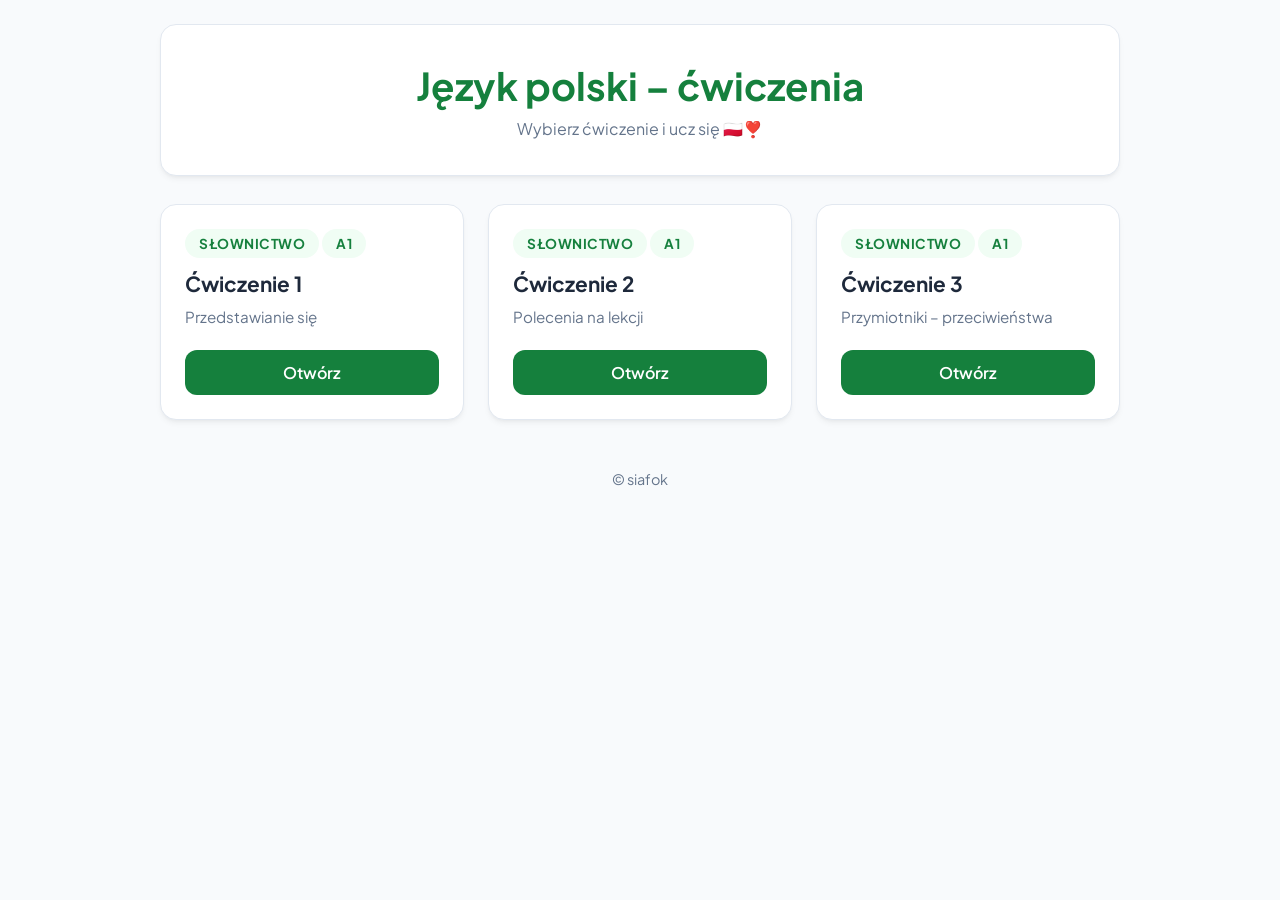
<file: index.html>
<!DOCTYPE html>
<html lang="pl">
<head>
    <meta charset="UTF-8">
    <meta name="viewport" content="width=device-width, initial-scale=1.0">
    <title>Język polski – ćwiczenia interaktywne</title>
    <!-- Zewnętrzny arkusz stylów -->
    <link rel="stylesheet" href="style.css">
</head>
<body>

    <div class="page-shell">
        <header class="header">
            <h1>Język polski – ćwiczenia</h1>
            <p>Wybierz ćwiczenie i ucz się &#127477;&#127473;❣️</p>
        </header>

        <!-- Wyszukiwarka ćwiczeń -->
<!--         <div class="search-box">
            <input type="text" id="searchInput" placeholder="🔍Szukaj..." onkeyup="filterExercises()">
        </div> -->

        <!-- Lista ćwiczeń -->
        <div class="grid" id="exerciseGrid">

            <!-- Ćwieczenie 1 -->
            <div class="index-card" data-title="przedstawianie słownictwo">
                <div>
                    <span class="badge">Słownictwo</span> <span class="badge">A1</span>
                    <h2>Ćwiczenie 1</h2>
                    <p>Przedstawianie się</p>
                </div>
                <a href="cwiczenie1.html" class="btn btn-primary">Otwórz</a>
            </div>
            
            <!-- Ćwieczenie 2 -->
            <div class="index-card" data-title="polecenia lekcje słownictwo">
                <div>
                    <span class="badge">Słownictwo</span> <span class="badge">A1</span>
                    <h2>Ćwiczenie 2</h2>
                    <p>Polecenia na lekcji</p>
                </div>
                <a href="cwiczenie2.html" class="btn btn-primary">Otwórz</a>
            </div>

             <!-- Ćwieczenie 3 -->
            <div class="index-card" data-title="polecenia lekcje słownictwo">
                <div>
                    <span class="badge">Słownictwo</span> <span class="badge">A1</span>
                    <h2>Ćwiczenie 3</h2>
                    <p>Przymiotniki – przeciwieństwa</p>
                </div>
                <a href="cwiczenie3.html" class="btn btn-primary">Otwórz</a>
            </div>

<!--             <div class="no-results" id="noResults">
                Nie znaleziono ćwiczenia pasującego do wyszukiwania.
            </div>

            <div class="no-results" id="noResults">
                Nie znaleziono ćwiczenia pasującego do wyszukiwania.
            </div> -->

        </div>

        <footer>
            <p>&copy; siafok</p>
        </footer>
    </div>

<!--     <script>
        function filterExercises() {
            const input = document.getElementById('searchInput').value.toLowerCase();
            const cards = document.querySelectorAll('.index-card');
            const noResults = document.getElementById('noResults');
            let visibleCount = 0;

            cards.forEach(card => {
                const title = card.getAttribute('data-title').toLowerCase();
                const content = card.innerText.toLowerCase();

                if (title.includes(input) || content.includes(input)) {
                    card.style.display = 'flex';
                    visibleCount++;
                } else {
                    card.style.display = 'none';
                }
            });

            if (visibleCount === 0) {
                noResults.style.display = 'block';
            } else {
                noResults.style.display = 'none';
            }
        }
    </script> -->

</body>
</html>
</file>
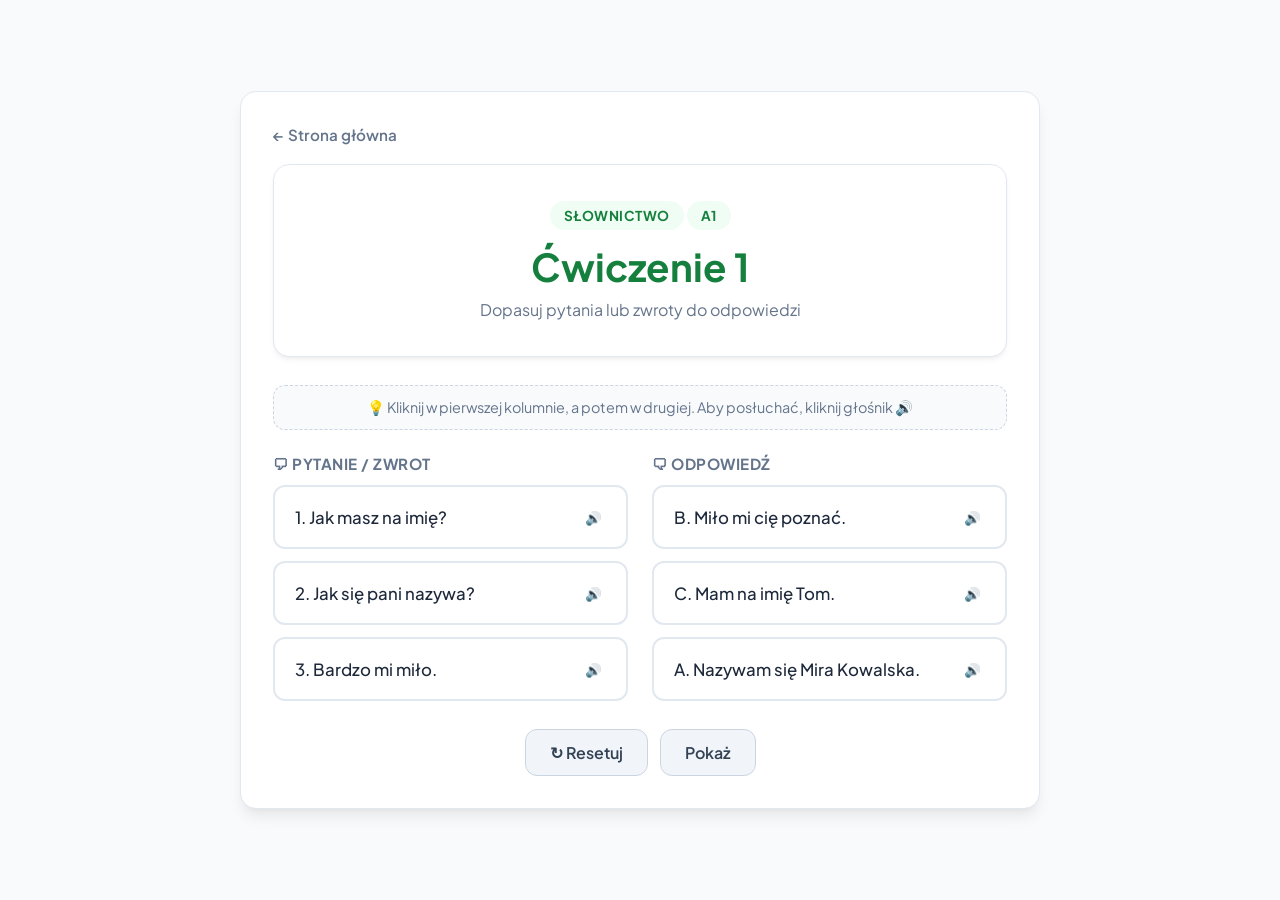
<file: cwiczenie1.html>
<!DOCTYPE html>
<html lang="pl">
<head>
    <meta charset="UTF-8">
    <meta name="viewport" content="width=device-width, initial-scale=1.0">
    <title>Ćwiczenie 1: Dopasuj pytanie do odpowiedzi - Lekcja 1</title>
    <!-- Zewnętrzny arkusz stylów -->
    <link rel="stylesheet" href="style.css">
</head>
<body>

<div class="exercise-wrapper">
    <div class="app-container">
        <a href="index.html" class="home-link">&larr; Strona główna</a>
        <div class="header">
            <span class="badge">Słownictwo</span> <span class="badge">A1</span>
            <h1>Ćwiczenie 1</h1>
            <p>Dopasuj pytania lub zwroty do odpowiedzi</p>
        </div>

        <div class="instructions">
            💡 Kliknij w pierwszej kolumnie, a potem w drugiej. Aby posłuchać, kliknij głośnik 🔊
        </div>

        <div class="matching-grid">
            <!-- Lewa kolumna: Pytania / Zwroty -->
            <div>
                <div class="column-title">
                    <span>🗩 Pytanie / Zwrot</span>
                </div>
                <div class="item-list" id="questions-list">
                    <!-- Wygenerowane dynamicznie -->
                </div>
            </div>

            <!-- Prawa kolumna: Odpowiedzi -->
            <div>
                <div class="column-title">
                    <span>🗨 Odpowiedź</span>
                </div>
                <div class="item-list" id="answers-list">
                    <!-- Wygenerowane dynamicznie -->
                </div>
            </div>
        </div>

        <div class="feedback-box" id="feedback"></div>

        <div class="actions">
            <button class="btn btn-secondary" onclick="resetExercise()">↻ Resetuj</button>
            <button class="btn btn-secondary" onclick="showSolution()">Pokaż</button>
        </div>
</div>

<script>
    const data = [
        { id: 1, question: "1. Jak masz na imię?", answer: "C. Mam na imię Tom." },
        { id: 2, question: "2. Jak się pani nazywa?", answer: "A. Nazywam się Mira Kowalska." },
        { id: 3, question: "3. Bardzo mi miło.", answer: "B. Miło mi cię poznać." }
    ];

    let selectedQuestion = null;
    let selectedAnswer = null;
    let matchedPairs = 0;
    let nextPairNumber = 1;

    function shuffle(array) {
        let currentIndex = array.length, randomIndex;
        let shuffled = [...array];
        while (currentIndex !== 0) {
            randomIndex = Math.floor(Math.random() * currentIndex);
            currentIndex--;
            [shuffled[currentIndex], shuffled[randomIndex]] = [shuffled[randomIndex], shuffled[currentIndex]];
        }
        return shuffled;
    }

    function shuffleDerangement(array) {
        if (array.length <= 1) return [...array];

        let shuffled;
        let hasAnswerInOriginalPosition;

        do {
            shuffled = shuffle(array);
            hasAnswerInOriginalPosition = shuffled.some((item, index) => item.id === array[index].id);
        } while (hasAnswerInOriginalPosition);

        return shuffled;
    }

    let shuffledAnswers = shuffleDerangement(data);

    function init() {
        const qList = document.getElementById('questions-list');
        const aList = document.getElementById('answers-list');
        
        qList.innerHTML = '';
        aList.innerHTML = '';
        selectedQuestion = null;
        selectedAnswer = null;
        matchedPairs = 0;
        nextPairNumber = 1;

        document.getElementById('feedback').className = 'feedback-box';

        data.forEach(item => {
            const qCard = document.createElement('div');
            qCard.className = 'card-item';
            qCard.dataset.id = item.id;
            qCard.onclick = () => selectQuestion(item.id);

            qCard.innerHTML = `
                <div class="item-text">
                    ${item.question}
                </div>
                <div class="card-controls">
                    <button class="audio-btn" onclick="speak('${item.question.replace(/^\d+\.\s*/, '')}', event)" title="Posłuchaj wymowy">
                        🔊
                    </button>
                </div>
            `;
            qList.appendChild(qCard);
        });

        shuffledAnswers.forEach(item => {
            const aCard = document.createElement('div');
            aCard.className = 'card-item';
            aCard.dataset.id = item.id;
            aCard.onclick = () => selectAnswer(item.id);

            aCard.innerHTML = `
                <div class="item-text">
                    ${item.answer}
                </div>
                <div class="card-controls">
                    <button class="audio-btn" onclick="speak('${item.answer.replace(/^[A-Z]\.\s*/, '')}', event)" title="Posłuchaj wymowy">
                        🔊
                    </button>
                </div>
            `;
            aList.appendChild(aCard);
        });
    }

    function selectQuestion(id) {
        const card = document.querySelector(`#questions-list .card-item[data-id="${id}"]`);
        if (card.classList.contains('matched')) return;
        if (selectedQuestion === id) {
            selectedQuestion = null;
            updateSelectionStyles();
            return;
        }
        selectedQuestion = id;
        if (selectedAnswer !== null) {
            makePair(selectedQuestion, selectedAnswer);
            selectedQuestion = null;
            selectedAnswer = null;
        }
        updateSelectionStyles();
    }

    function selectAnswer(id) {
        const card = document.querySelector(`#answers-list .card-item[data-id="${id}"]`);
        if (card.classList.contains('matched')) return;
        if (selectedAnswer === id) {
            selectedAnswer = null;
            updateSelectionStyles();
            return;
        }
        selectedAnswer = id;
        if (selectedQuestion !== null) {
            makePair(selectedQuestion, selectedAnswer);
            selectedQuestion = null;
            selectedAnswer = null;
        }
        updateSelectionStyles();
    }

    function getOrCreatePairBadge(card) {
        let badge = card.querySelector('.pair-badge');
        if (!badge) {
            badge = document.createElement('span');
            badge.className = 'pair-badge';
            card.querySelector('.card-controls').appendChild(badge);
        }
        return badge;
    }

    function makePair(qId, aId) {
        const questionCard = document.querySelector(`#questions-list .card-item[data-id="${qId}"]`);
        const answerCard = document.querySelector(`#answers-list .card-item[data-id="${aId}"]`);
        selectedQuestion = null;
        selectedAnswer = null;
        updateSelectionStyles();

        if (qId === aId) {
            questionCard.classList.add('correct', 'matched');
            answerCard.classList.add('correct', 'matched');

            [questionCard, answerCard].forEach(card => {
                const badge = getOrCreatePairBadge(card);
                badge.textContent = nextPairNumber;
                badge.classList.add('active');
            });
            nextPairNumber++;
            matchedPairs++;

            if (matchedPairs === data.length) {
                const feedback = document.getElementById('feedback');
                feedback.className = 'feedback-box success';
                feedback.innerText = 'Świetnie! Wszystko masz dobrze.';
                feedback.classList.add('visible');
            }
        } else {
            questionCard.classList.add('incorrect');
            answerCard.classList.add('incorrect');

            setTimeout(() => {
                questionCard.classList.remove('incorrect');
                answerCard.classList.remove('incorrect');
            }, 800);
        }
    }

    function updateSelectionStyles() {
        document.querySelectorAll('#questions-list .card-item').forEach(card => {
            const id = parseInt(card.dataset.id);
            if (id === selectedQuestion) {
                card.classList.add('selected');
            } else {
                card.classList.remove('selected');
            }
        });

        document.querySelectorAll('#answers-list .card-item').forEach(card => {
            const id = parseInt(card.dataset.id);
            if (id === selectedAnswer) {
                card.classList.add('selected');
            } else {
                card.classList.remove('selected');
            }
        });
    }

    function resetExercise() {
        document.querySelectorAll('.card-item').forEach(card => {
            card.className = 'card-item';
        });
        shuffledAnswers = shuffleDerangement(data);
        init();
    }

    function showSolution() {
        resetExercise();
        data.forEach((item, index) => {
            const questionCard = document.querySelector(`#questions-list .card-item[data-id="${item.id}"]`);
            const answerCard = document.querySelector(`#answers-list .card-item[data-id="${item.id}"]`);
            questionCard.classList.add('correct', 'matched');
            answerCard.classList.add('correct', 'matched');

            [questionCard, answerCard].forEach(card => {
                const badge = getOrCreatePairBadge(card);
                badge.textContent = index + 1;
                badge.classList.add('active');
            });
        });
        matchedPairs = data.length;

        const feedback = document.getElementById('feedback');
        feedback.className = 'feedback-box success';
        feedback.innerHTML = '✨ Oto poprawne rozwiązanie!';
        feedback.classList.add('visible');
    }

    function speak(text, event) {
        event.stopPropagation();
        if ('speechSynthesis' in window) {
            window.speechSynthesis.cancel();
            const utterance = new SpeechSynthesisUtterance(text);
            utterance.lang = 'pl-PL';
            utterance.rate = 0.9;
            window.speechSynthesis.speak(utterance);
        } else {
            alert('Twoja przeglądarka nie wspiera syntezatora mowy.');
        }
    }

    window.onload = init;
</script>
</body>
</html>
</file>
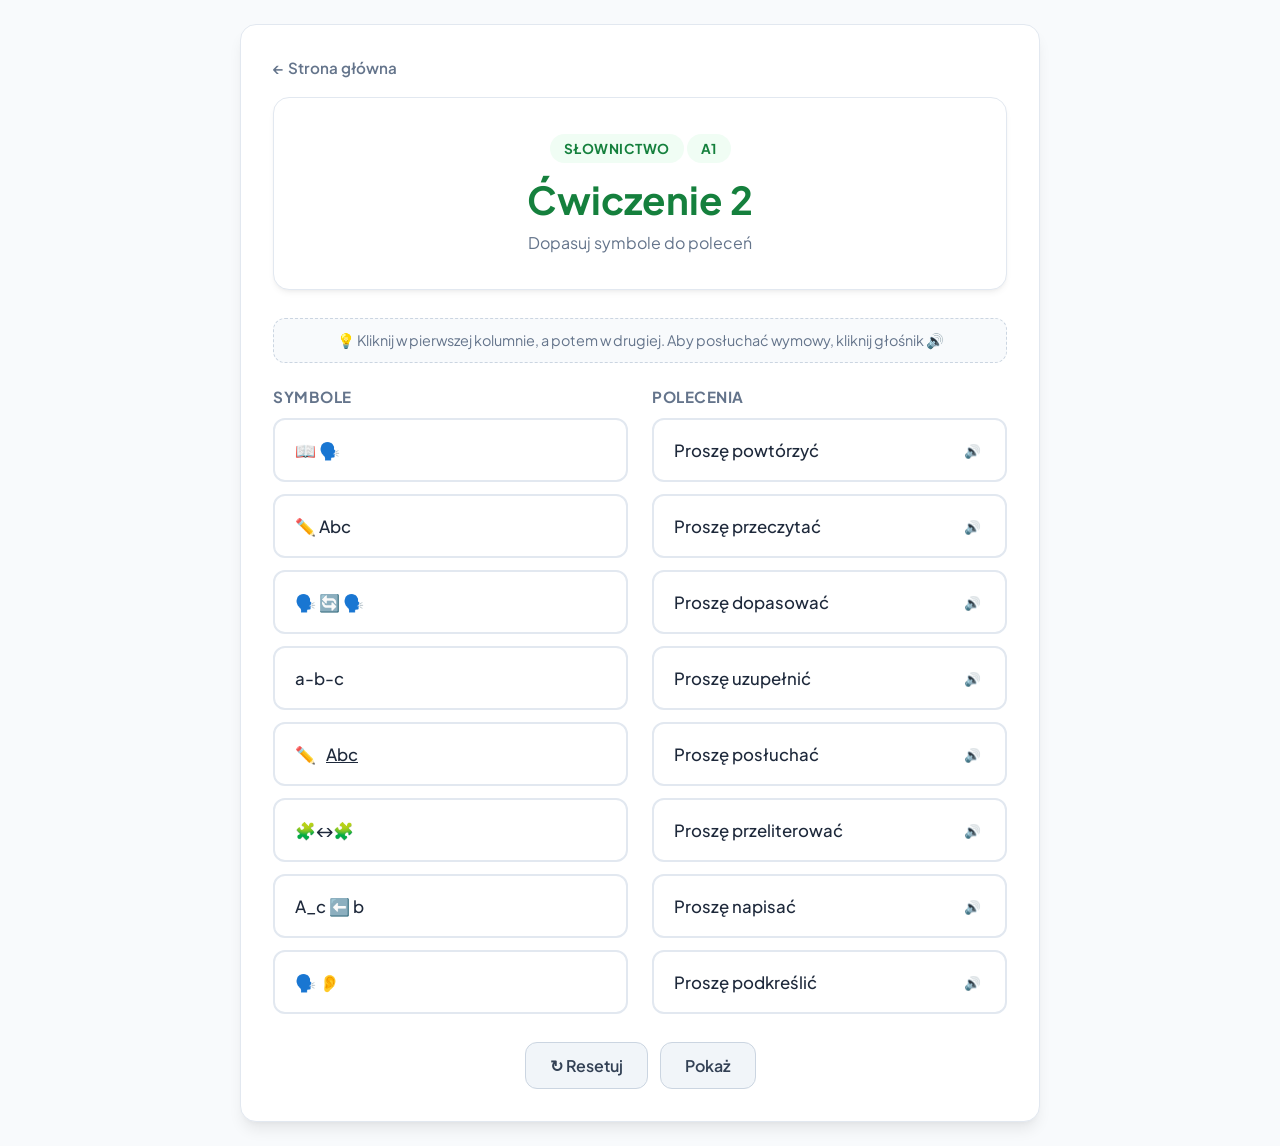
<file: cwiczenie2.html>
<!DOCTYPE html>
<html lang="pl">
<head>
    <meta charset="UTF-8">
    <meta name="viewport" content="width=device-width, initial-scale=1.0">
    <title>Ćwiczenie 2: Polecenia w klasie - Lekcja 1</title>
    <link rel="stylesheet" href="style.css">
</head>
<body>

<div class="exercise-wrapper">
    <div class="app-container">
        <a href="index.html" class="home-link">&larr; Strona główna</a>
        <div class="header">
            <span class="badge">Słownictwo</span> <span class="badge">A1</span>
            <h1>Ćwiczenie 2</h1>
            <p>Dopasuj symbole do poleceń</p>
        </div>

        <div class="instructions">
            💡 Kliknij w pierwszej kolumnie, a potem w drugiej. Aby posłuchać wymowy, kliknij głośnik 🔊
        </div>

        <div class="matching-grid">
            <!-- Kolumna 1: Symbole -->
            <div class="column">
                <div class="column-title">Symbole</div>
                <div class="item-list" id="left-col">
                    <div class="card-item" data-match="read"><span class="item-text">📖 🗣️</span></div>
                    <div class="card-item" data-match="write"><span class="item-text">✏️ Abc</span></div>
                    <div class="card-item" data-match="repeat"><span class="item-text">🗣️ 🔄 🗣️</span></div>
                    <div class="card-item" data-match="spell"><span class="item-text">a-b-c</span></div>
                    <div class="card-item" data-match="underline"><span class="item-text">✏️<u>Abc</u></span></div>
                        <div class="card-item" data-match="match"><span class="item-text">🧩↔️🧩</span></div>
                    <div class="card-item" data-match="fill"><span class="item-text">A_c ⬅️ b</span></div>
                    <div class="card-item" data-match="listen"><span class="item-text">🗣️ 👂</span></div>
                </div>
            </div>

            <!-- Kolumna 2: Tekst z wymową -->
            <div class="column">
                <div class="column-title">Polecenia</div>
                <div class="item-list" id="right-col">
                    <div class="card-item" data-match="repeat">
                        <span class="item-text">Proszę powtórzyć</span>
                        <button class="audio-btn" onclick="speak('Proszę powtórzyć', event)" title="Posłuchaj wymowy">🔊</button>
                    </div>
                    <div class="card-item" data-match="read">
                        <span class="item-text">Proszę przeczytać</span>
                        <button class="audio-btn" onclick="speak('Proszę przeczytać', event)" title="Posłuchaj wymowy">🔊</button>
                    </div>
                    <div class="card-item" data-match="match">
                        <span class="item-text">Proszę dopasować</span>
                        <button class="audio-btn" onclick="speak('Proszę dopasować', event)" title="Posłuchaj wymowy">🔊</button>
                    </div>
                    <div class="card-item" data-match="fill">
                        <span class="item-text">Proszę uzupełnić</span>
                        <button class="audio-btn" onclick="speak('Proszę uzupełnić', event)" title="Posłuchaj wymowy">🔊</button>
                    </div>
                    <div class="card-item" data-match="listen">
                        <span class="item-text">Proszę posłuchać</span>
                        <button class="audio-btn" onclick="speak('Proszę posłuchać', event)" title="Posłuchaj wymowy">🔊</button>
                    </div>
                    <div class="card-item" data-match="spell">
                        <span class="item-text">Proszę przeliterować</span>
                        <button class="audio-btn" onclick="speak('Proszę przeliterować', event)" title="Posłuchaj wymowy">🔊</button>
                    </div>
                    <div class="card-item" data-match="write">
                        <span class="item-text">Proszę napisać</span>
                        <button class="audio-btn" onclick="speak('Proszę napisać', event)" title="Posłuchaj wymowy">🔊</button>
                    </div>
                    <div class="card-item" data-match="underline">
                        <span class="item-text">Proszę podkreślić</span>
                        <button class="audio-btn" onclick="speak('Proszę podkreślić', event)" title="Posłuchaj wymowy">🔊</button>
                    </div>
                </div>
            </div>
        </div>

        <div id="feedback" class="feedback-box"></div>

        <div class="actions">
            <button class="btn btn-secondary" onclick="resetExercise()">↻ Resetuj</button>
            <button class="btn btn-secondary" onclick="showSolution()">Pokaż</button>
        </div>
    </div>
</div>

<script>
    let selectedLeft = null;
    let selectedRight = null;
    let matchedPairs = 0;
    let nextPairNumber = 1;
    const totalPairs = 8;

    const leftItems = document.querySelectorAll('#left-col .card-item');
    const rightItems = document.querySelectorAll('#right-col .card-item');
    const feedbackBox = document.getElementById('feedback');

    function initPairBadges() {
        document.querySelectorAll('.card-item').forEach(item => {
            let controls = item.querySelector('.card-controls');
            const audioButton = item.querySelector('.audio-btn');

            if (!controls) {
                controls = document.createElement('div');
                controls.className = 'card-controls';
                item.appendChild(controls);
            }

            if (audioButton && audioButton.parentElement !== controls) {
                controls.appendChild(audioButton);
            }

        });
    }

    function getOrCreatePairBadge(item) {
        let badge = item.querySelector('.pair-badge');

        if (!badge) {
            badge = document.createElement('span');
            badge.className = 'pair-badge';
            item.querySelector('.card-controls').appendChild(badge);
        }

        return badge;
    }

    function setPairNumber(leftItem, rightItem, number) {
        const leftBadge = getOrCreatePairBadge(leftItem);
        const rightBadge = getOrCreatePairBadge(rightItem);

        leftBadge.textContent = number;
        leftBadge.classList.add('active');
        rightBadge.textContent = number;
        rightBadge.classList.add('active');
    }

    function handleSelection(item, col) {
        if (item.classList.contains('matched')) return;

        if (col === 'left') {
            if (selectedLeft) selectedLeft.classList.remove('selected');
            selectedLeft = item;
        } else {
            if (selectedRight) selectedRight.classList.remove('selected');
            selectedRight = item;
        }

        item.classList.add('selected');

        if (selectedLeft && selectedRight) {
            checkMatch();
        }
    }

    function checkMatch() {
        const leftMatch = selectedLeft.getAttribute('data-match');
        const rightMatch = selectedRight.getAttribute('data-match');

        const leftEl = selectedLeft;
        const rightEl = selectedRight;

        selectedLeft = null;
        selectedRight = null;

        if (leftMatch === rightMatch) {
            setPairNumber(leftEl, rightEl, nextPairNumber++);
            leftEl.classList.replace('selected', 'correct');
            rightEl.classList.replace('selected', 'correct');
            leftEl.classList.add('matched');
            rightEl.classList.add('matched');
            matchedPairs++;

            if (matchedPairs === totalPairs) {
                feedbackBox.textContent = "Świetnie! Wszystko masz dobrze.";
                feedbackBox.className = "feedback-box success";
                feedbackBox.classList.add('visible');
            }
        } else {
            leftEl.classList.replace('selected', 'incorrect');
            rightEl.classList.replace('selected', 'incorrect');

            setTimeout(() => {
                leftEl.classList.remove('incorrect');
                rightEl.classList.remove('incorrect');
            }, 800);
        }
    }

        function resetExercise() {
        const allItems = document.querySelectorAll('.card-item');
        allItems.forEach(item => {
            item.classList.remove('selected', 'matched', 'correct', 'incorrect');
        });
        
        selectedLeft = null;
        selectedRight = null;
        matchedPairs = 0;
        nextPairNumber = 1;

        document.querySelectorAll('.pair-badge').forEach(badge => {
            badge.textContent = '';
            badge.classList.remove('active');
        });
        
        feedbackBox.className = "feedback-box";
        feedbackBox.classList.remove('visible');
    }

    function showSolution() {
        resetExercise();

        leftItems.forEach((leftItem, index) => {
            const matchingItem = Array.from(rightItems).find(rightItem =>
                rightItem.dataset.match === leftItem.dataset.match
            );

            setPairNumber(leftItem, matchingItem, index + 1);
            leftItem.classList.add('correct', 'matched');
            matchingItem.classList.add('correct', 'matched');
        });

        matchedPairs = totalPairs;
        feedbackBox.className = "feedback-box success";
        feedbackBox.textContent = "✨ Oto poprawne rozwiązanie!";
        feedbackBox.classList.add('visible');
    }

    function speak(text, event) {
        event.stopPropagation();
        if ('speechSynthesis' in window) {
            window.speechSynthesis.cancel();
            const utterance = new SpeechSynthesisUtterance(text);
            utterance.lang = 'pl-PL';
            utterance.rate = 0.9;
            window.speechSynthesis.speak(utterance);
        } else {
            alert('Twoja przeglądarka nie wspiera syntezatora mowy.');
        }
    }

    leftItems.forEach(item => {
        item.addEventListener('click', () => handleSelection(item, 'left'));
    });

    rightItems.forEach(item => {
        item.addEventListener('click', () => handleSelection(item, 'right'));
    });

    initPairBadges();
</script>

</body>
</html>
</file>
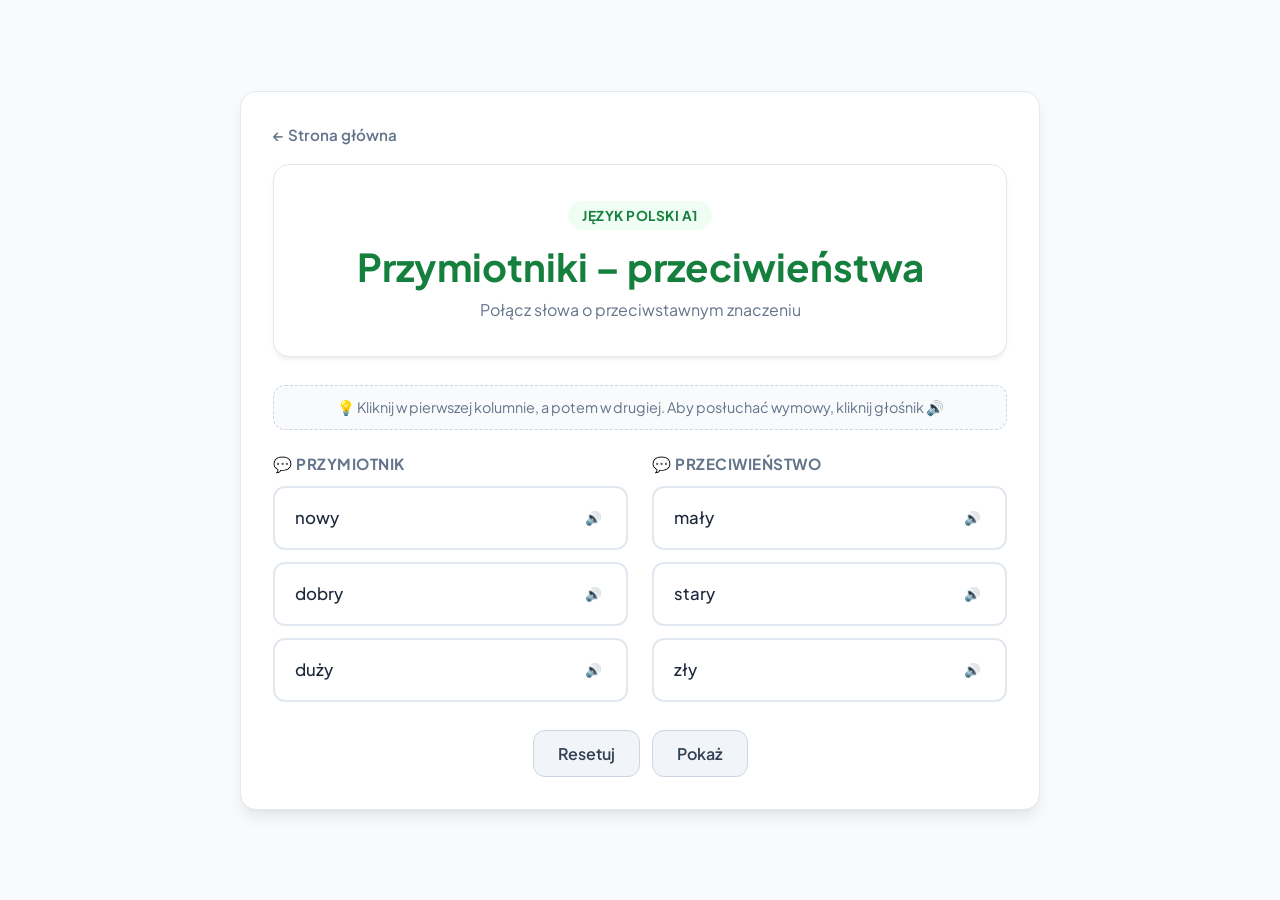
<file: cwiczenie3.html>
<!DOCTYPE html>
<html lang="pl">
<head>
    <meta charset="UTF-8">
    <meta name="viewport" content="width=device-width, initial-scale=1.0">
    <title>Ćwiczenie: Przymiotniki – przeciwieństwa</title>
    <!-- Zewnętrzny arkusz stylów -->
    <link rel="stylesheet" href="style.css">
</head>
<body>

<div class="exercise-wrapper">
    <div class="app-container">
        <a href="index.html" class="home-link">&larr; Strona główna</a>
        <div class="header">
            <span class="badge">Język polski A1</span>
            <h1>Przymiotniki – przeciwieństwa</h1>
            <p>Połącz słowa o przeciwstawnym znaczeniu</p>
        </div>

        <div class="instructions">
         💡 Kliknij w pierwszej kolumnie, a potem w drugiej. Aby posłuchać wymowy, kliknij głośnik 🔊
        </div>

        <div class="matching-grid">
            <!-- Lewa kolumna -->
            <div>
                <div class="column-title">
                    <span>💬 Przymiotnik</span>
                </div>
                <div class="item-list" id="left-list">
                    <!-- Wygenerowane dynamicznie -->
                </div>
            </div>

            <!-- Prawa kolumna -->
            <div>
                <div class="column-title">
                    <span>💬 Przeciwieństwo</span>
                </div>
                <div class="item-list" id="right-list">
                    <!-- Wygenerowane dynamicznie -->
                </div>
            </div>
        </div>

        <div class="feedback-box" id="feedback"></div>

        <div class="actions">
            <button class="btn btn-secondary" onclick="resetExercise()">Resetuj</button>
            <button class="btn btn-secondary" onclick="showSolution()">Pokaż</button>
        </div>
    </div>
</div>

<script>
    const data = [
        { id: 1, left: "nowy", right: "stary" },
        { id: 2, left: "dobry", right: "zły" },
        { id: 3, left: "duży", right: "mały" }
    ];

    let selectedLeft = null;
    let selectedRight = null;
    let matchedPairs = 0;
    let nextPairNumber = 1;

function shuffle(array) {
    let currentIndex = array.length, randomIndex;
    let shuffled = [...array];
    while (currentIndex !== 0) {
        randomIndex = Math.floor(Math.random() * currentIndex);
        currentIndex--;
        [shuffled[currentIndex], shuffled[randomIndex]] = [shuffled[randomIndex], shuffled[currentIndex]];
    }
    return shuffled;
}

// Funkcja gwarantująca, że żaden element nie trafi na swój pierwotny indeks (brak par naprzeciwko siebie)
function shuffleDerangement(array) {
    if (array.length <= 1) return [...array];
    
    let shuffled;
    let isAnyInSameRow;

    do {
        shuffled = shuffle(array);
        // Sprawdzamy, czy któryś element ma ten sam ID co w pierwotnej tablicy
        isAnyInSameRow = shuffled.some((item, index) => item.id === array[index].id);
    } while (isAnyInSameRow);

    return shuffled;
}

    let shuffledRight = shuffleDerangement(data);

    function init() {
        const leftList = document.getElementById('left-list');
        const rightList = document.getElementById('right-list');
        const feedback = document.getElementById('feedback');
        
        leftList.innerHTML = '';
        rightList.innerHTML = '';
        selectedLeft = null;
        selectedRight = null;
        matchedPairs = 0;
        nextPairNumber = 1;

        feedback.className = 'feedback-box';

        // Renderowanie lewej kolumny
        data.forEach(item => {
            const card = document.createElement('div');
            card.className = 'card-item';
            card.dataset.id = item.id;
            card.onclick = () => selectLeft(item.id);

            card.innerHTML = `
                <div class="item-text">
                    ${item.left}
                </div>
                <div class="card-controls">
                    <button class="audio-btn" onclick="speak('${item.left}', event)" title="Posłuchaj wymowy">
                        🔊
                    </button>
                </div>
            `;
            leftList.appendChild(card);
        });

        // Renderowanie prawej kolumny (przetasowanej)
        shuffledRight.forEach(item => {
            const card = document.createElement('div');
            card.className = 'card-item';
            card.dataset.id = item.id;
            card.onclick = () => selectRight(item.id);

            card.innerHTML = `
                <div class="item-text">
                    ${item.right}
                </div>
                <div class="card-controls">
                    <button class="audio-btn" onclick="speak('${item.right}', event)" title="Posłuchaj wymowy">
                        🔊
                    </button>
                </div>
            `;
            rightList.appendChild(card);
        });
    }

    function selectLeft(id) {
        const card = document.querySelector(`#left-list .card-item[data-id="${id}"]`);
        if (card.classList.contains('matched')) return;
        if (selectedLeft === id) {
            selectedLeft = null;
            updateSelectionStyles();
            return;
        }
        selectedLeft = id;
        if (selectedRight !== null) {
            makePair(selectedLeft, selectedRight);
            selectedLeft = null;
            selectedRight = null;
        }
        updateSelectionStyles();
    }

    function selectRight(id) {
        const card = document.querySelector(`#right-list .card-item[data-id="${id}"]`);
        if (card.classList.contains('matched')) return;
        if (selectedRight === id) {
            selectedRight = null;
            updateSelectionStyles();
            return;
        }
        selectedRight = id;
        if (selectedLeft !== null) {
            makePair(selectedLeft, selectedRight);
            selectedLeft = null;
            selectedRight = null;
        }
        updateSelectionStyles();
    }

    function getOrCreatePairBadge(card) {
        let badge = card.querySelector('.pair-badge');
        if (!badge) {
            badge = document.createElement('span');
            badge.className = 'pair-badge';
            card.querySelector('.card-controls').appendChild(badge);
        }
        return badge;
    }

    function makePair(lId, rId) {
        const leftCard = document.querySelector(`#left-list .card-item[data-id="${lId}"]`);
        const rightCard = document.querySelector(`#right-list .card-item[data-id="${rId}"]`);
        selectedLeft = null;
        selectedRight = null;
        updateSelectionStyles();

        if (lId === rId) {
            leftCard.classList.add('correct', 'matched');
            rightCard.classList.add('correct', 'matched');

            [leftCard, rightCard].forEach(card => {
                const badge = getOrCreatePairBadge(card);
                badge.textContent = nextPairNumber;
                badge.classList.add('active');
            });
            nextPairNumber++;
            matchedPairs++;

            if (matchedPairs === data.length) {
                const feedback = document.getElementById('feedback');
                feedback.className = 'feedback-box visible success';
                feedback.innerText = 'Świetnie! Wszystko masz dobrze.';
            }
        } else {
            leftCard.classList.add('incorrect');
            rightCard.classList.add('incorrect');

            setTimeout(() => {
                leftCard.classList.remove('incorrect');
                rightCard.classList.remove('incorrect');
            }, 800);
        }
    }

    function updateSelectionStyles() {
        document.querySelectorAll('#left-list .card-item').forEach(card => {
            const id = parseInt(card.dataset.id);
            if (id === selectedLeft) {
                card.classList.add('selected');
            } else {
                card.classList.remove('selected');
            }
        });

        document.querySelectorAll('#right-list .card-item').forEach(card => {
            const id = parseInt(card.dataset.id);
            if (id === selectedRight) {
                card.classList.add('selected');
            } else {
                card.classList.remove('selected');
            }
        });
    }

    function resetExercise() {
        document.querySelectorAll('.card-item').forEach(card => {
            card.className = 'card-item';
        });
        shuffledRight = shuffleDerangement(data);
        init();
    }

    function showSolution() {
        resetExercise();
        data.forEach((item, index) => {
            const leftCard = document.querySelector(`#left-list .card-item[data-id="${item.id}"]`);
            const rightCard = document.querySelector(`#right-list .card-item[data-id="${item.id}"]`);
            leftCard.classList.add('correct', 'matched');
            rightCard.classList.add('correct', 'matched');

            [leftCard, rightCard].forEach(card => {
                const badge = getOrCreatePairBadge(card);
                badge.textContent = index + 1;
                badge.classList.add('active');
            });
        });
        matchedPairs = data.length;

        const feedback = document.getElementById('feedback');
        feedback.className = 'feedback-box visible success';
        feedback.innerHTML = '✨ Oto poprawne rozwiązanie!';
    }

    function speak(text, event) {
        event.stopPropagation();
        if ('speechSynthesis' in window) {
            window.speechSynthesis.cancel();
            const utterance = new SpeechSynthesisUtterance(text);
            utterance.lang = 'pl-PL';
            utterance.rate = 0.9;
            window.speechSynthesis.speak(utterance);
        } else {
            alert('Twoja przeglądarka nie wspiera syntezatora mowy.');
        }
    }

    window.onload = init;
</script>

</body>
</html>
</file>
<file: style.css>
@import url('https://fonts.googleapis.com/css2?family=Plus+Jakarta+Sans:wght@400;500;600;700&display=swap');

:root {
    --primary: #15803d;
    --primary-hover: #005e23;
    --primary-light: #f0fdf4;
    --bg-body: #f8fafc;
    --card-bg: #ffffff;
    --text-main: #1e293b;
    --text-muted: #64748b;
    --border: #e2e8f0;
    --selected: #e0e7ff;
    --selected-border: #6366f1;
    --correct-bg: #f0fdf4;
    --correct-border: #22c55e;
    --correct-text: #15803d;
    --incorrect-bg: #fef2f2;
    --incorrect-border: #ef4444;
    --incorrect-text: #b91c1c;
    --radius-lg: 16px;
    --radius-md: 12px;
    --shadow: 0 4px 6px -1px rgba(0, 0, 0, 0.05), 0 2px 4px -2px rgba(0, 0, 0, 0.05);
    --shadow-hover: 0 10px 15px -3px rgba(0, 0, 0, 0.08), 0 4px 6px -4px rgba(0, 0, 0, 0.05);
}

* {
    box-sizing: border-box;
    margin: 0;
    padding: 0;
    font-family: 'Plus Jakarta Sans', -apple-system, BlinkMacSystemFont, sans-serif;
}

body {
    background-color: var(--bg-body);
    color: var(--text-main);
    padding: 24px 16px;
    min-height: 100vh;
}

.page-shell {
    max-width: 960px;
    margin: 0 auto;
}

/* WSPÓLNE KOMPONENTY */
.badge {
    display: inline-block;
    background-color: var(--primary-light);
    color: var(--primary);
    font-weight: 700;
    font-size: 0.85rem;
    padding: 6px 14px;
    border-radius: 20px;
    text-transform: uppercase;
    letter-spacing: 0.5px;
    margin-bottom: 12px;
}

.btn {
    padding: 12px 24px;
    font-size: 1rem;
    font-weight: 600;
    border-radius: var(--radius-md);
    border: none;
    cursor: pointer;
    transition: all 0.2s ease;
    display: inline-flex;
    align-items: center;
    justify-content: center;
    gap: 8px;
    text-decoration: none;
}

.btn-primary {
    background-color: var(--primary);
    color: white;
}

.btn-primary:hover {
    background-color: var(--primary-hover);
    box-shadow: 0 4px 12px rgba(0, 0, 0, 0.05);
}

.btn-secondary {
    background-color: #f1f5f9;
    color: #334155;
    border: 1px solid #cbd5e1;
}

.btn-secondary:hover {
    background-color: #e2e8f0;
}

.exercise-wrapper {
    display: flex;
    justify-content: center;
    align-items: center;
    min-height: calc(100vh - 48px);
}

.app-container {
    width: 100%;
    max-width: 800px;
    background: var(--card-bg);
    border-radius: var(--radius-lg);
    box-shadow: var(--shadow-hover);
    padding: 32px;
    border: 1px solid var(--border);
    margin: 0 auto;
}

.home-link {
    display: inline-flex;
    align-items: center;
    gap: 6px;
    margin-bottom: 20px;
    color: var(--text-muted);
    font-size: 0.95rem;
    font-weight: 600;
    text-decoration: none;
    transition: color 0.2s ease;
}

.home-link:hover {
    color: var(--primary);
}

.header {
    text-align: center;
    margin-bottom: 28px;
    padding: 36px 20px;
    background: var(--card-bg);
    border-radius: var(--radius-lg);
    box-shadow: var(--shadow);
    border: 1px solid var(--border);
}

.header h1 {
    font-size: clamp(1.8rem, 3vw, 2.4rem);
    color: var(--primary);
    margin-bottom: 8px;
    font-weight: 700;
}

.header p {
    color: var(--text-muted);
    font-size: 1rem;
}

.matching-grid {
    display: grid;
    grid-template-columns: 1fr 1fr;
    gap: 24px;
    margin-bottom: 28px;
}

@media (max-width: 640px) {
    .matching-grid {
        grid-template-columns: 1fr;
    }
}

.column-title {
    font-size: 0.95rem;
    font-weight: 700;
    color: var(--text-muted);
    text-transform: uppercase;
    letter-spacing: 0.5px;
    margin-bottom: 12px;
    display: flex;
    align-items: center;
    gap: 8px;
}

.item-list {
    display: flex;
    flex-direction: column;
    gap: 12px;
}

.card-item {
    background: #fff;
    border: 2px solid var(--border);
    border-radius: var(--radius-md);
    padding: 16px 20px;
    cursor: pointer;
    transition: all 0.2s ease;
    display: flex;
    align-items: center;
    justify-content: space-between;
    position: relative;
    user-select: none;
    min-height: 64px;
}

.card-item:hover {
    border-color: #cbd5e1;
    transform: translateY(-2px);
    box-shadow: var(--shadow);
}

.card-item.selected {
    border-color: var(--selected-border);
    background-color: var(--selected);
    box-shadow: 0 0 0 3px rgba(99, 102, 241, 0.2);
}

.card-item.matched {
    border-color: #94a3b8;
    background-color: #f1f5f9;
}

.card-item.correct {
    border-color: var(--correct-border) !important;
    background-color: var(--correct-bg) !important;
    color: var(--correct-text) !important;
}

.card-item.incorrect {
    border-color: var(--incorrect-border) !important;
    background-color: var(--incorrect-bg) !important;
    color: var(--incorrect-text) !important;
}

.item-text {
    font-size: 1.05rem;
    font-weight: 500;
    display: flex;
    align-items: center;
    gap: 10px;
}

.card-controls {
    display: flex;
    align-items: center;
    gap: 8px;
}

.audio-btn {
    background: none;
    border: none;
    cursor: pointer;
    color: var(--text-muted);
    padding: 4px;
    border-radius: 50%;
    display: flex;
    align-items: center;
    justify-content: center;
    transition: color 0.2s, background-color 0.2s;
}

.audio-btn:hover {
    color: var(--primary);
    background-color: var(--primary-light);
}

.pair-badge {
    width: 28px;
    height: 28px;
    border-radius: 50%;
    background-color: #e2e8f0;
    color: #475569;
    display: flex;
    align-items: center;
    justify-content: center;
    font-weight: 700;
    font-size: 0.85rem;
    flex-shrink: 0;
}

.pair-badge.active {
    background-color: #6366f1;
    color: #ffffff;
}

.actions {
    display: flex;
    gap: 12px;
    justify-content: center;
    flex-wrap: wrap;
    margin-top: 20px;
}

.feedback-box {
    margin-top: 24px;
    padding: 16px 20px;
    border-radius: var(--radius-md);
    text-align: center;
    font-weight: 600;
    font-size: 1.1rem;
    display: none;
    animation: fadeIn 0.3s ease;
}

.feedback-box.visible {
    display: block;
}

.feedback-box.success {
    background-color: var(--correct-bg);
    color: var(--correct-text);
    border: 1px solid var(--correct-border);
}

.feedback-box.error {
    background-color: var(--incorrect-bg);
    color: var(--incorrect-text);
    border: 1px solid var(--incorrect-border);
}

@keyframes fadeIn {
    from { opacity: 0; transform: translateY(-8px); }
    to { opacity: 1; transform: translateY(0); }
}

.instructions {
    background-color: #f8fafc;
    border: 1px dashed #cbd5e1;
    padding: 12px 16px;
    border-radius: var(--radius-md);
    font-size: 0.9rem;
    color: var(--text-muted);
    margin-bottom: 24px;
    text-align: center;
}

.grid {
    display: grid;
    grid-template-columns: repeat(auto-fit, minmax(260px, 1fr));
    gap: 24px;
}

.index-card {
    background: var(--card-bg);
    border-radius: var(--radius-lg);
    padding: 24px;
    box-shadow: var(--shadow);
    border: 1px solid var(--border);
    display: flex;
    flex-direction: column;
    justify-content: space-between;
    transition: transform 0.2s, box-shadow 0.2s, border-color 0.2s;
}

.index-card:hover {
    transform: translateY(-4px);
    box-shadow: var(--shadow-hover);
    border-color: #cbd5e1;
}

.index-card h2 {
    font-size: 1.3rem;
    color: var(--text-main);
    margin-bottom: 10px;
    font-weight: 700;
}

.index-card p {
    color: var(--text-muted);
    font-size: 0.95rem;
    margin-bottom: 24px;
    flex-grow: 1;
}

footer {
    text-align: center;
    margin-top: 50px;
    padding-bottom: 20px;
    color: var(--text-muted);
    font-size: 0.9rem;
}

.no-results {
    display: none;
    grid-column: 1 / -1;
    text-align: center;
    padding: 40px;
    background: var(--card-bg);
    border-radius: var(--radius-lg);
    color: var(--text-muted);
    border: 1px solid var(--border);
}


.search-box {
    margin-bottom: 30px;
}

.search-box input {
    width: 100%;
    padding: 16px 24px;
    font-size: 1.05rem;
    border: 2px solid var(--border);
    border-radius: var(--radius-md);
    outline: none;
    transition: all 0.2s;
    background-color: var(--card-bg);
    color: var(--text-main);
}

.search-box input:focus {
    border-color: var(--primary);
    box-shadow: 0 0 0 3px var(--primary-light);
}
</file>
